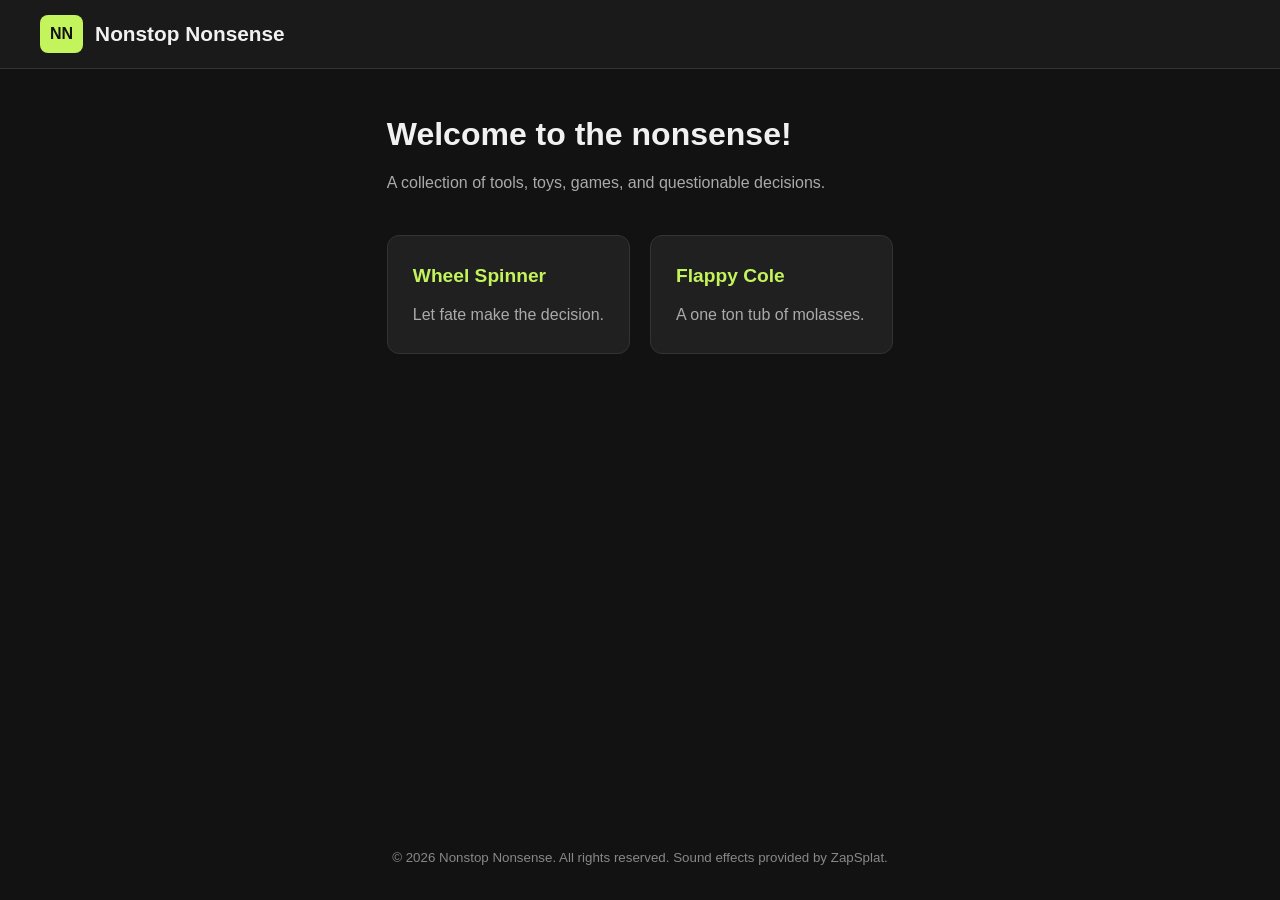
<file: index.html>
<!DOCTYPE html>
<html lang="en">

<head>
  <meta charset="UTF-8">
  <meta name="viewport" content="width=device-width, initial-scale=1.0">

  <title>Nonstop Nonsense</title>

  <link rel="icon" type="image/png" href="assets/images/favicon.png">

  <link rel="stylesheet" href="css/style.css">
</head>

<body>

  <header class="site-header">
    <div class="header-content">

      <a href="index.html" class="logo">
        <span class="logo-icon">NN</span>
        <span>Nonstop Nonsense</span>
      </a>

    </div>
  </header>

  <main>
    <section class="welcome">
      <h2>Welcome to the nonsense!</h2>
      <p>A collection of tools, toys, games, and questionable decisions.</p>
    </section>

    <section class="tool-grid" id="tools">

      <a href="tools/wheel.html" class="tool-card">
        <h3>Wheel Spinner</h3>
        <p>Let fate make the decision.</p>
      </a>

      <a href="tools/flappy-cole.html" class="tool-card">
        <h3>Flappy Cole</h3>
        <p>A one ton tub of molasses.</p>
      </a>

    </section>
  </main>

  <footer>
    <p>
      <small>&copy; 2026 Nonstop Nonsense. All rights reserved. Sound effects provided by ZapSplat.</small>
    </p>
  </footer>

</body>

</html>
</file>
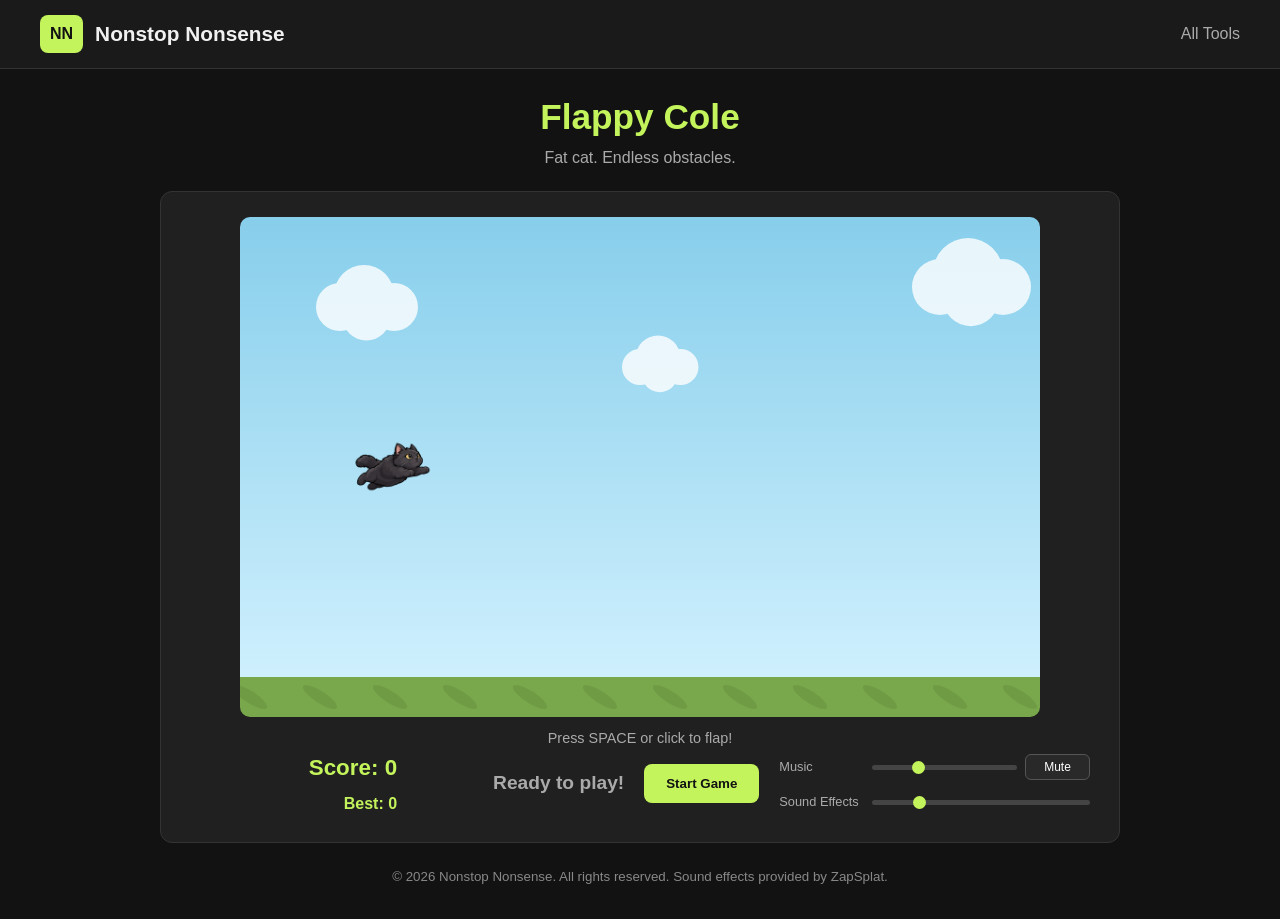
<file: tools/flappy-cole.html>
<!DOCTYPE html>
<html lang="en">

<head>
  <meta charset="UTF-8">
  <meta name="viewport" content="width=device-width, initial-scale=1.0">

  <title>Flappy Cole | Nonstop Nonsense</title>

  <link rel="icon" type="image/png" href="../assets/images/favicon.png">

  <link rel="stylesheet" href="../css/style.css">
  <link rel="stylesheet" href="../css/flappy-cole.css">
  
  <script src="../js/flappy-cole.js" defer></script>
</head>

<body>

  <header class="site-header">
    <div class="header-content">
      <a href="../index.html" class="logo">
        <span class="logo-icon">NN</span>
        <span>Nonstop Nonsense</span>
      </a>

      <nav class="main-nav">
        <a href="../index.html#tools">All Tools</a>
      </nav>
    </div>
  </header>

  <main class="flappy-page">

    <section class="flappy-heading">
      <h1>Flappy Cole</h1>
      <p>Fat cat. Endless obstacles.</p>
    </section>

    <section class="game-container">

      <div class="game-stage">
        <canvas id="game-canvas" width="800" height="500"></canvas>
      </div>

      <div class="game-instructions">
        Press SPACE or click to flap!
      </div>

      <div class="game-controls">

        <div class="game-stats">
          <div id="score-display">Score: 0</div>
          <div id="high-score-display">Best: 0</div>
        </div>

        <div id="game-status">Ready to play!</div>

        <button id="start-button">Start Game</button>

        <div class="audio-controls">

          <div class="audio-control">
            <label for="music-volume">Music</label>

            <div class="audio-control-options">
              <input
                type="range"
                id="music-volume"
                min="0"
                max="1"
                step="0.01"
                value="0.3"
              >

              <button id="music-mute-button">
                Mute
              </button>
            </div>
          </div>

          <div class="audio-control">
            <label for="sfx-volume">Sound Effects</label>

            <input
              type="range"
              id="sfx-volume"
              min="0"
              max="1"
              step="0.01"
              value="0.2"
            >
          </div>

        </div>

      </div>

    </section>

  </main>

  <footer>
    <p>
      <small>&copy; 2026 Nonstop Nonsense. All rights reserved. Sound effects provided by ZapSplat.</small>
    </p>
  </footer>

  <!-- Background Music -->
  <audio
    id="game-music"
    src="../assets/music/flappy-cole.mp3"
    preload="auto"
    loop
  ></audio>

  <!-- Sound Effects -->
  <audio id="flap-sound" src="../assets/sounds/boing.mp3"></audio>
  <audio id="score-sound" src="../assets/sounds/ching.mp3"></audio>
  <audio id="game-over-sound" src="../assets/sounds/lose.mp3"></audio>
  <audio id="high-score-sound" src="../assets/sounds/high-score.mp3"></audio>

</body>

</html>
</file>
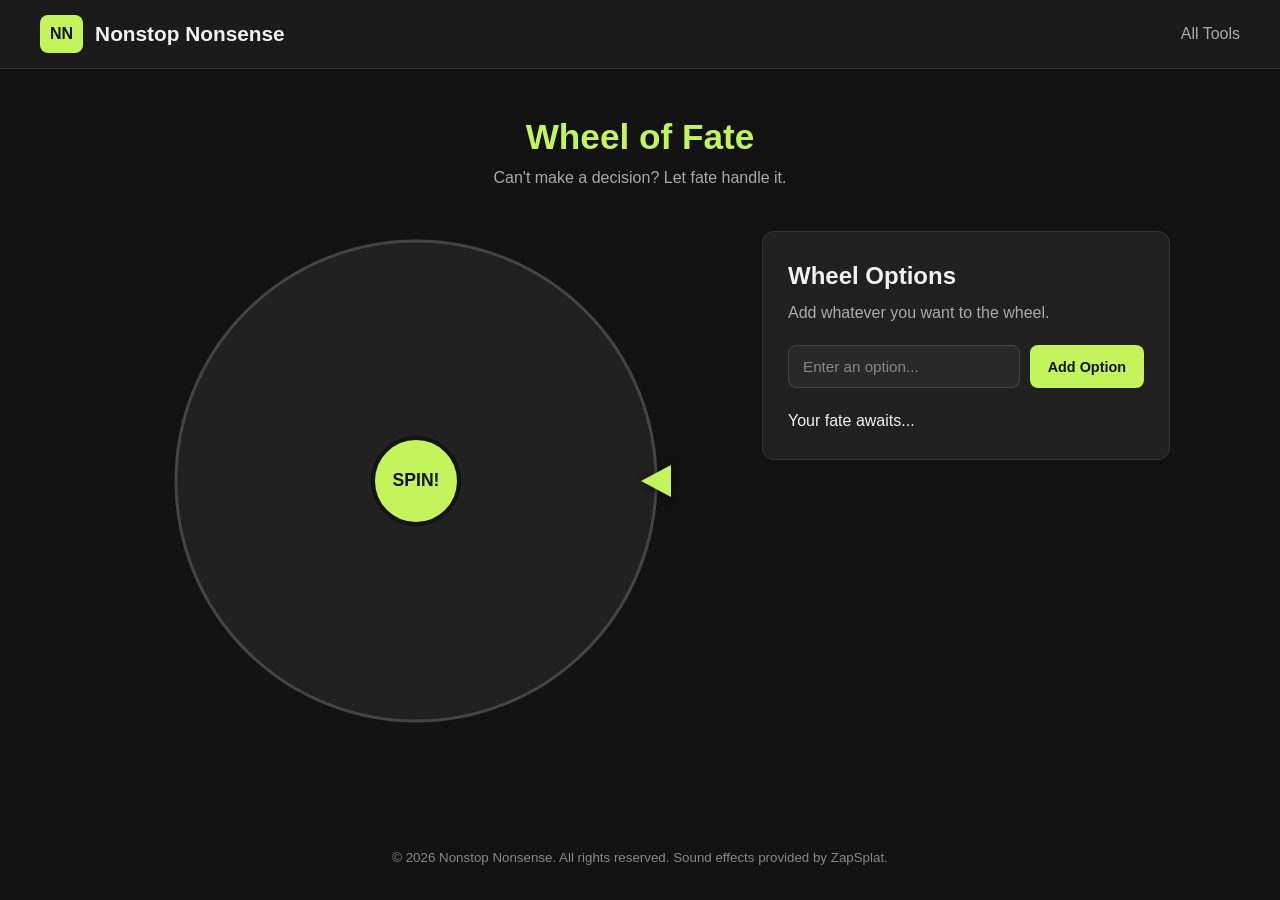
<file: tools/wheel.html>
<!DOCTYPE html>
<html lang="en">

<head>
  <meta charset="UTF-8">
  <meta name="viewport" content="width=device-width, initial-scale=1.0">

  <title>Wheel Spinner | Nonstop Nonsense</title>

  <link rel="icon" type="image/png" href="../assets/images/favicon.png">

  <link rel="stylesheet" href="../css/style.css">
  <link rel="stylesheet" href="../css/wheel.css">
  
  <script src="../js/wheel.js" defer></script>
</head>

<body>

  <header class="site-header">
    <div class="header-content">

      <a href="../index.html" class="logo">
        <span class="logo-icon">NN</span>
        <span>Nonstop Nonsense</span>
      </a>

      <nav class="main-nav">
        <a href="../index.html#tools">All Tools</a>
      </nav>

    </div>  
  </header>

  <main class="wheel-page">

    <section class="wheel-heading">
      <h1>Wheel of Fate</h1>
      <p>Can't make a decision? Let fate handle it.</p>
    </section>

    <section class="wheel-layout">
      <div class="wheel-stage">
        <canvas id="wheel-canvas" width="500" height="500"></canvas>
        <div class="wheel-pointer"></div>
        <button id="spin-button" class="spin-button">
          SPIN!
        </button>
      </div>

      <div class="wheel-controls">
        <h2>Wheel Options</h2>
        <p>Add whatever you want to the wheel.</p>

        <form id="option-form">
          <input
            type="text"
            id="option-input"
            placeholder="Enter an option..."
            maxlength="40"
            required
          >
          <button type="submit" class="add-button">
            Add Option
          </button>
        </form>

        <ul id="options-list"></ul>
        <div id="result" class="wheel-result">
          Your fate awaits...
        </div>
      </div>
    </section>

  </main>

  <footer>
    <p>
      <small>&copy; 2026 Nonstop Nonsense. All rights reserved. Sound effects provided by ZapSplat.</small>
    </p>
  </footer>

</body>

</html>
</file>
<file: css/style.css>
/* Basic browser reset */
* {
  box-sizing: border-box;
  margin: 0;
  padding: 0;
}

/* Website-wide defaults */
body {
  background-color: #121212;
  color: #f1f1f1;
  font-family: Arial, sans-serif;
  line-height: 1.6;

  min-height: 100vh;
  display: flex;
  flex-direction: column;
}

/* Website header */
.site-header {
  background-color: #1a1a1a;
  border-bottom: 1px solid #333333;
  padding: 15px 30px;
}

.header-content {
  max-width: 1200px;
  margin: 0 auto;

  display: flex;
  align-items: center;
  justify-content: space-between;
}

/* Logo */
.logo {
  display: flex;
  align-items: center;
  gap: 12px;

  color: #f1f1f1;
  text-decoration: none;
  font-size: 1.3rem;
  font-weight: bold;
}

.logo-icon {
  background-color: #c4f45c;
  color: #121212;

  padding: 6px 10px;
  border-radius: 8px;
  font-size: 1rem;
}

/* Navigation */
.main-nav {
  display: flex;
  gap: 25px;
}

.main-nav a {
  color: #aaaaaa;
  text-decoration: none;
  transition: color 0.2s ease;
}

.main-nav a:hover {
  color: #c4f45c;
}

/* Main header */
header {
  text-align: center;
  padding: 60px 20px;
}

/* Main content */
main {
  max-width: 1000px;
  margin: 0 auto;
  padding: 40px 20px;

  flex: 1;
}

/* Footer */
footer {
  text-align: center;
  padding: 30px 20px;
  color: #888888;
}

/* Welcome section */
.welcome {
  margin-bottom: 40px;
}

.welcome h2 {
  font-size: 2rem;
  margin-bottom: 10px;
}

.welcome p {
  color: #aaaaaa;
}

/* Tool card layout */
.tool-grid {
  display: grid;
  grid-template-columns: repeat(2, 1fr);
  gap: 20px;
}

/* Individual tool cards */
.tool-card {
  background-color: #202020;
  border: 1px solid #333333;
  border-radius: 12px;
  padding: 25px;

  transition: transform 0.2s ease, border-color 0.2s ease;

  text-decoration: none;
  color: inherit;
  display: block;
}

.tool-card h3 {
  color: #c4f45c;
  margin-bottom: 10px;
  font-size: 1.2rem;
}

.tool-card p {
  color: #aaaaaa;
}

/* Card hover effect */
.tool-card:hover {
  transform: translate(-4px);
  border-color: #c4f45c;
}

/* Mobile layout */
@media (max-width: 600px) {
  .tool-grid {
    grid-template-columns: 1fr;
  }

  .welcome h2 {
    font-size: 1.6rem;
  }

  .site-header {
    padding: 15px 20px;
  }

  .logo {
    font-size: 1rem;
  }

  .main-nav {
    gap: 12px;
    font-size: 0.9rem;
  }
}
</file>
<file: css/flappy-cole.css>
/* Main page layout */
.flappy-page {
  width: 100%;
  max-width: 1000px;
  margin: 0 auto;
  padding: 20px 20px;
}

/* Game heading */
.flappy-heading {
  text-align: center;
  margin-bottom: 20px;
}

.flappy-heading h1 {
  color: #c4f45c;
  font-size: 2.2rem;
}

.flappy-heading p {
  color: #aaaaaa;
}

/* Game container */
.game-container {
  background-color: #202020;
  border: 1px solid #333333;
  border-radius: 12px;
  padding: 25px;
}

/* Game area */
.game-stage {
  width: 100%;
  max-width: 800px;
  margin: 0 auto;
  overflow: hidden;
  border-radius: 10px;
}

/* Game canvas */
#game-canvas {
  display: block;
  width: 100%;
  height: auto;
}

/* Game controls */
.game-controls {
  display: grid;
  grid-template-columns: 1fr 1fr auto 1.5fr;
  align-items: center;
  gap: 20px;

  width: 100%;
  max-width: 900px;
  margin: 0 auto;
}

#start-button {
  background-color: #c4f45c;
  color: #121212;
  border: none;
  border-radius: 8px;
  padding: 12px 22px;
  font-weight: bold;
  cursor: pointer;
  transition: background-color 0.2s ease, transform 0.2s ease;
}

#start-button:hover {
  background-color: #d4ff70;
  transform: translateY(-2px);
}

#score-display {
  font-size: 1.4rem;
  font-weight: bold;
  color: #c4f45c;
}

#high-score-display {
  color: #c4f45c;
  font-weight: bold;
}

.game-instructions {
  text-align: center;
  color: #aaaaaa;
  font-size: 0.9rem;
  margin: 10px 0 0;
}

.game-stats {
  display: flex;
  flex-direction: column;
  gap: 6px;
  text-align: right;
}

#game-status {
  font-size: 1.2rem;
  color: #aaaaaa;
  font-weight: bold;
  text-align: right;
  min-width: 0;
}

.audio-controls {
  display: flex;
  flex-direction: column;
  gap: 12px;
}

.audio-control {
  display: grid;
  grid-template-columns: 85px 1fr;
  align-items: center;
  gap: 8px;
}

.audio-control label {
  font-size: 0.8rem;
  color: #aaa;
}

.audio-control-options {
  display: flex;
  align-items: center;
  gap: 8px;
  min-width: 0;
}

.audio-control input[type="range"] {
    appearance: none;
    -webkit-appearance: none;
    width: 100%;
    height: 5px;
    border-radius: 10px;
    background: #444;
    outline: none;
    cursor: pointer;
}

/* Chrome, Edge, Safari */
.audio-control input[type="range"]::-webkit-slider-thumb {
    appearance: none;
    -webkit-appearance: none;
    width: 13px;
    height: 13px;
    border-radius: 50%;
    background: #c4f45c;
    cursor: pointer;
    border: none;
}

/* Firefox */
.audio-control input[type="range"]::-moz-range-thumb {
    width: 13px;
    height: 13px;
    border-radius: 50%;
    background: #c4f45c;
    cursor: pointer;
    border: none;
}

#music-mute-button {
  min-width: 65px;
  white-space: nowrap;
  padding: 5px 10px;
  font-size: 0.75rem;
  border: 1px solid #555;
  border-radius: 6px;
  background: #292929;
  color: white;
  cursor: pointer;
  transition: background 0.2s;
}

#music-mute-button:hover {
  background: #3a3a3a;
}

/* Footer */
footer {
  padding: 0 0 30px 0;
}

/* Mobile layout */
@media (max-width: 600px) {
  .game-container {
    padding: 12px;
  }

  .flappy-heading h1 {
    font-size: 1.8rem;
  }

  .game-controls {
    grid-template-columns: 1fr;
    justify-items: center;
    gap: 15px;
  }

  .audio-controls {
    width: 100%;
    max-width: 300px;
  }

  #game-status {
    text-align: center;
  }
}
</file>
<file: css/wheel.css>
/* Wheel page layout */
.wheel-page {
  width: 100%;
  max-width: 1100px;
  margin: 0 auto;
  padding: 40px 20px;
}

/* Page heading */
.wheel-heading {
  text-align: center;
  margin-bottom: 40px;
}

.wheel-heading h1 {
  color: #c4f45c;
  font-size: 2.2rem;
}

.wheel-heading p {
  color: #aaaaaa;
}

/* Main wheel layout */
.wheel-layout {
  display: grid;
  grid-template-columns: 1.2fr 0.8fr;
  gap: 40px;
  align-items: start;
}

/* Wheel display */
.wheel-stage {
  position: sticky;
  top: 30px;
  width: 100%;
  max-width: 500px;
  margin: 0 auto;
}

#wheel-canvas {
  display: block;
  width: 100%;
  height: auto;

  /* Spinning animation */
  transform: rotate(0deg);
  transition: transform 5.5s cubic-bezier(0.12, 0.8, 0.18, 1);
}

/* Wheel pointer */
.wheel-pointer {
  position: absolute;
  top: 50%;
  right: -5px;
  transform: translateY(-50%);

  width: 0;
  height: 0;

  border-top: 16px solid transparent;
  border-bottom: 16px solid transparent;
  border-right: 30px solid #c4f45c;

  z-index: 2;
  filter: drop-shadow(0 2px 3px rgba(0, 0, 0, 0.5));
}

/* Spin button */
.spin-button {
  position: absolute;
  top: 50%;
  left: 50%;
  transform: translate(-50%, -50%);

  width: 90px;
  height: 90px;
  border-radius: 50%;
  border: 4px solid #121212;

  background-color: #c4f45c;
  color: #121212;

  font-weight: bold;
  font-size: 1.1rem;
  cursor: pointer;

  transition: transform 0.2s ease;
}

.spin-button:hover {
  transform: translate(-50%, -50%) scale(1.08);
}

/* Wheel controls */
.wheel-controls {
  background-color: #202020;
  border: 1px solid #333333;
  border-radius: 12px;
  padding: 25px;
  min-width: 0;
}

.wheel-controls h2 {
  margin-bottom: 5px;
}

.wheel-controls > p {
  color: #aaaaaa;
  margin-bottom: 20px;
}

/* Option entry form */
#option-form {
  display: flex;
  gap: 10px;
  margin-bottom: 20px;
}

/* Option input field */
#option-input {
  flex: 1;
  min-width: 0;

  background-color: #292929;
  color: #f1f1f1;

  border: 1px solid #444444;
  border-radius: 8px;

  padding: 12px 14px;
  font-size: 0.95rem;

  outline: none;
  transition: border-color 0.2s ease;
}

/* Input placeholder text */
#option-input::placeholder {
  color: #888888;
}

/* Highlight input when selected */
#option-input:focus {
  border-color: #c4f45c;
}

/* Add Option button */
.add-button {
  background-color: #c4f45c;
  color: #121212;

  border: none;
  border-radius: 8px;

  padding: 12px 18px;

  font-weight: bold;
  font-size: 0.9rem;

  cursor: pointer;
  transition: background-color 0.2s ease, transform 0.2s ease;
}

.add-button:hover {
  background-color: #d4ff70;
  transform: translateY(-2px);
}

/* Options list */
#options-list {
  list-style: none;
  margin-top: 20px;

  max-height: 300px;
  overflow-y: auto;

  padding-right: 8px;

  scrollbar-width: thin;
  scrollbar-color: #555555 #202020;
}

#options-list li {
  display: flex;
  justify-content: space-between;
  align-items: center;

  background-color: #292929;
  border: 1px solid #383838;
  border-radius: 8px;

  padding: 10px 12px;
  margin-bottom: 8px;
}

/* Options list scrollbar */
#options-list::-webkit-scrollbar {
  width: 8px;
}

#options-list::-webkit-scrollbar-track {
  background-color: #202020;
  border-radius: 10px;
}

#options-list::-webkit-scrollbar-thumb {
  background-color: #555555;
  border-radius: 10px;
}

#options-list::-webkit-scrollbar-thumb:hover {
  background-color: #c4f45c;
}

/* Remove buttons */
#options-list button {
  background-color: #383838;
  color: #f1f1f1;

  border: none;
  border-radius: 6px;

  padding: 6px 12px;
  margin-left: 12px;

  cursor: pointer;
  transition: background-color 0.2s ease;
}

#options-list button:hover {
  background-color: #a83f3f;
}

/* Mobile layout */
@media (max-width: 760px) {

  .wheel-stage {
    position: static;
  }

  .wheel-layout {
    grid-template-columns: 1fr;
    gap: 30px;
  }

  .wheel-heading h1 {
    font-size: 1.8rem;
  }

}
</file>
